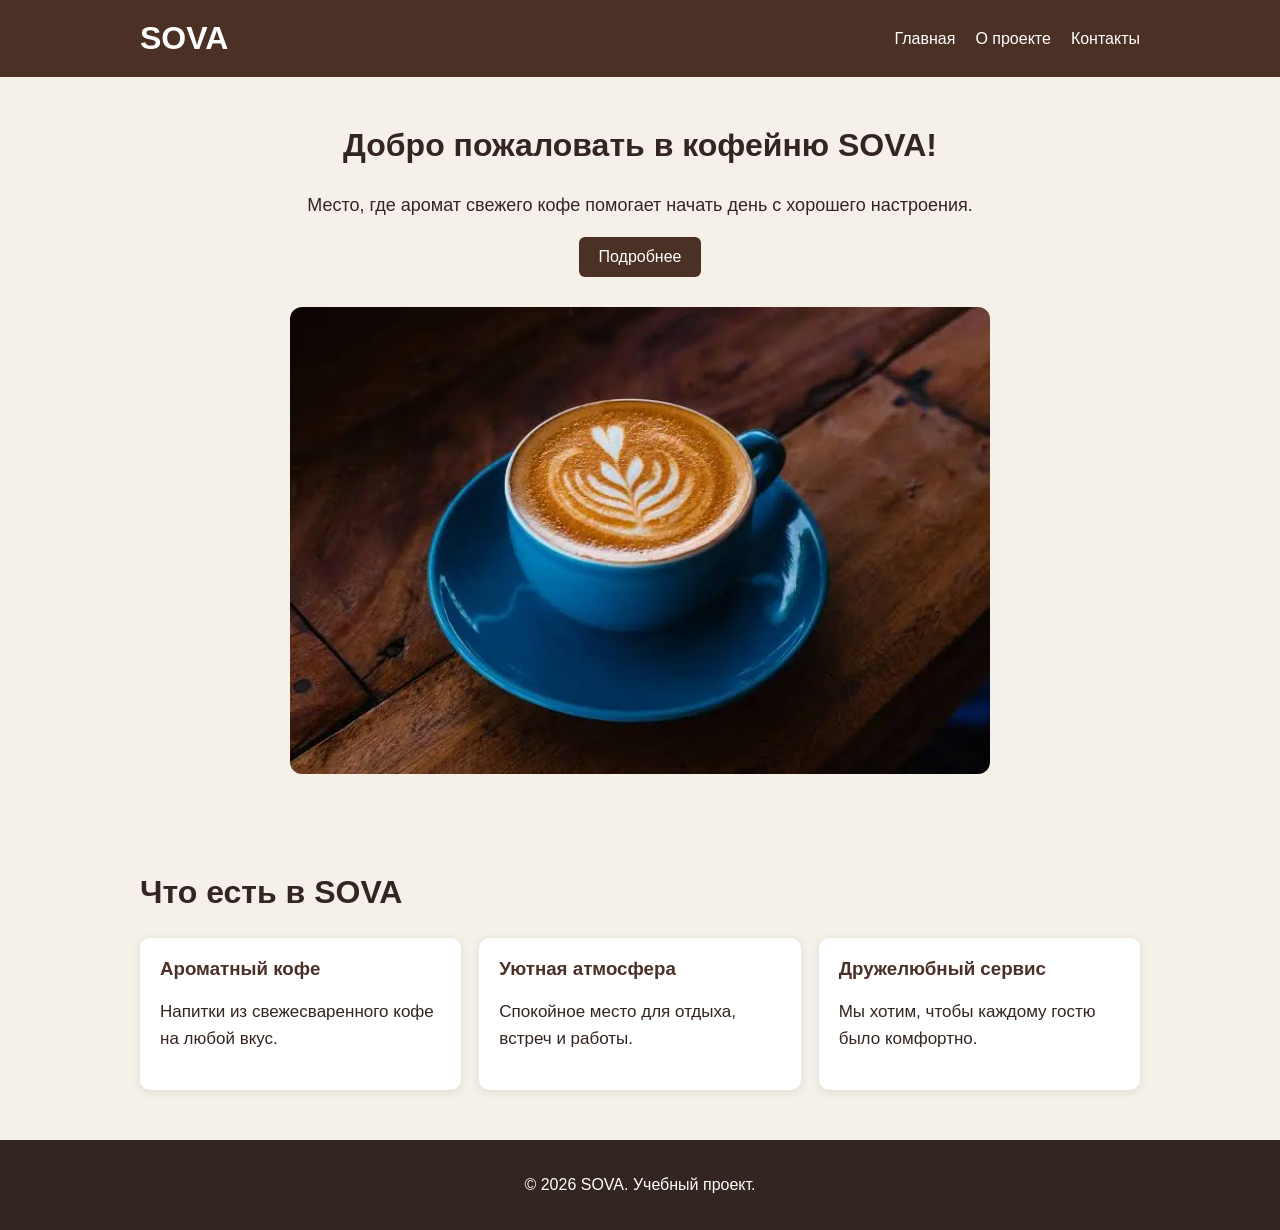
<file: index.html>
<!DOCTYPE html>
<html lang="ru">
<head>
    <meta charset="UTF-8">
    <meta name="viewport" content="width=device-width, initial-scale=1.0">
    <title>SOVA — Главная</title>
    <link rel="stylesheet" href="style.css">
</head>
<body>

<header>
    <div class="container">
        <h1>SOVA</h1>

        <nav>
            <a href="index.html">Главная</a>
            <a href="about.html">О проекте</a>
            <a href="contacts.html">Контакты</a>
        </nav>
    </div>
</header>

<main>
    <section class="hero">
        <div class="container">
            <h2>Добро пожаловать в кофейню SOVA!</h2>
            <p>Место, где аромат свежего кофе помогает начать день с хорошего настроения.</p>
            <button type="button" id="showMore" onclick="toggleMore()">Подробнее</button>
            <p id="moreText" style="display: none;">В SOVA можно насладиться любимым напитком, отдохнуть и провести время в приятной атмосфере.</p>

            <img src="img/coffee.jpg" alt="Чашка кофе">
        </div>
    </section>

    <section class="content" id="projects">
        <div class="container">
            <h2>Что есть в SOVA</h2>
            <div id="projectsList" class="projects-list"></div>
        </div>
    </section>
</main>

<footer>
    <div class="container">
        <p>&copy; 2026 SOVA. Учебный проект.</p>
    </div>
</footer>

    <script src="script.js?v=3"></script>
</body>
</html>
</file>
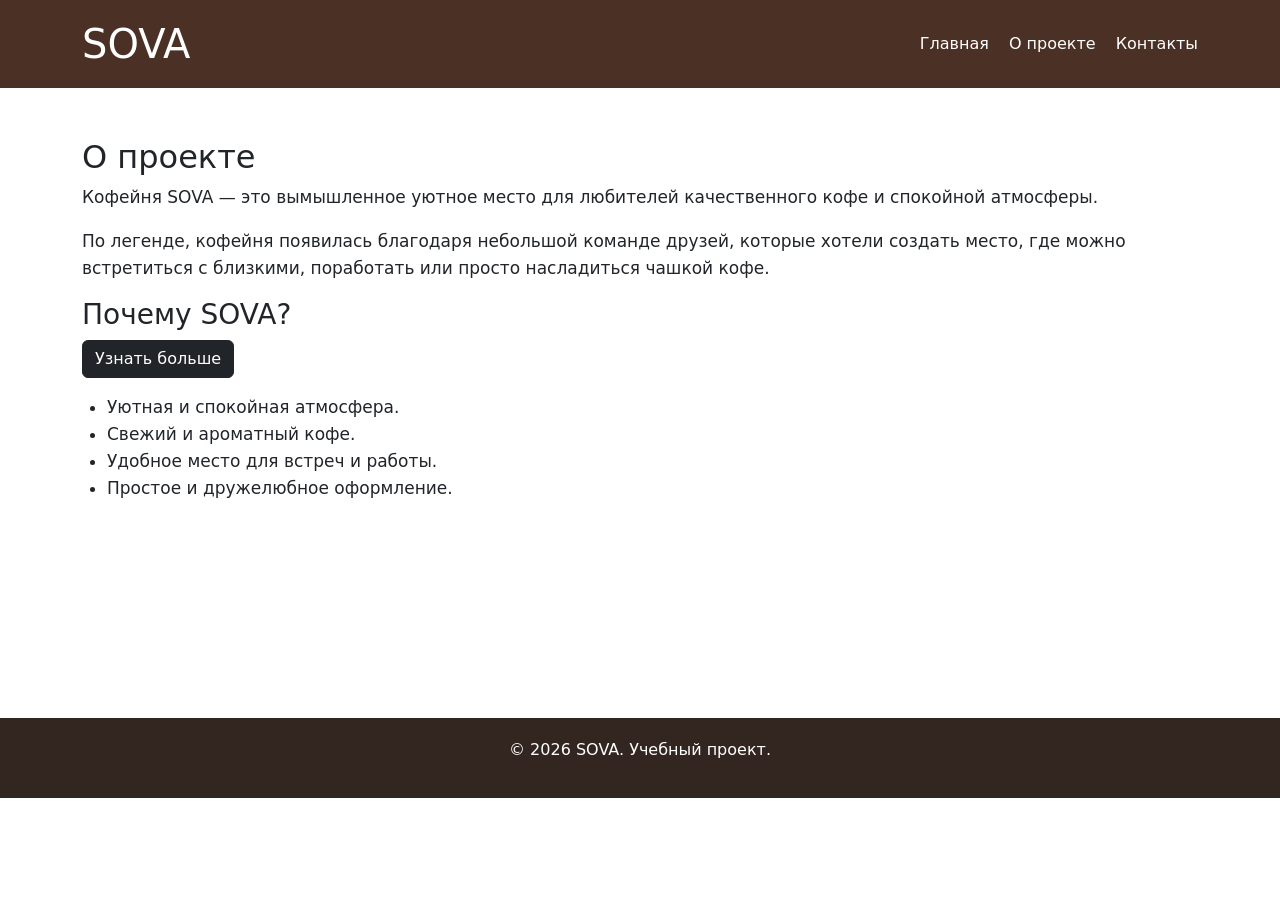
<file: about.html>
<!DOCTYPE html>
<html lang="ru">
<head>
    <meta charset="UTF-8">
    <meta name="viewport" content="width=device-width, initial-scale=1.0">
    <title>SOVA — О проекте</title>
    <link rel="stylesheet" href="style.css">
    <link href="https://cdn.jsdelivr.net/npm/bootstrap@5.3.3/dist/css/bootstrap.min.css" rel="stylesheet">
    <script src="https://cdn.jsdelivr.net/npm/bootstrap@5.3.3/dist/js/bootstrap.bundle.min.js" defer></script>
    <script src="script.js" defer></script>
</head>
<body>

<header>
    <div class="container">
        <h1>SOVA</h1>

        <nav>
            <a href="index.html">Главная</a>
            <a href="about.html">О проекте</a>
            <a href="contacts.html">Контакты</a>
        </nav>
    </div>
</header>

<main>
    <section class="content">
        <div class="container">
            <h2>О проекте</h2>

            <p>
                Кофейня SOVA — это вымышленное уютное место для любителей
                качественного кофе и спокойной атмосферы.
            </p>

            <p>
                По легенде, кофейня появилась благодаря небольшой команде
                друзей, которые хотели создать место, где можно встретиться
                с близкими, поработать или просто насладиться чашкой кофе.
            </p>

            <h3>Почему SOVA?</h3>
            <button class="btn btn-dark mb-3" type="button"
                    data-bs-toggle="collapse" data-bs-target="#sovaDetails"
                    aria-expanded="false" aria-controls="sovaDetails">
                Узнать больше
            </button>
            <div class="collapse mb-3" id="sovaDetails">
                <div class="card card-body">
                    SOVA — учебный проект уютной кофейни. Здесь можно отдохнуть,
                    встретиться с друзьями или спокойно поработать за чашкой кофе.
                </div>
            </div>

            <ul>
                <li>Уютная и спокойная атмосфера.</li>
                <li>Свежий и ароматный кофе.</li>
                <li>Удобное место для встреч и работы.</li>
                <li>Простое и дружелюбное оформление.</li>
            </ul>
        </div>
    </section>
</main>

<footer>
    <div class="container">
        <p>&copy; 2026 SOVA. Учебный проект.</p>
    </div>
</footer>

</body>
</html>
</file>
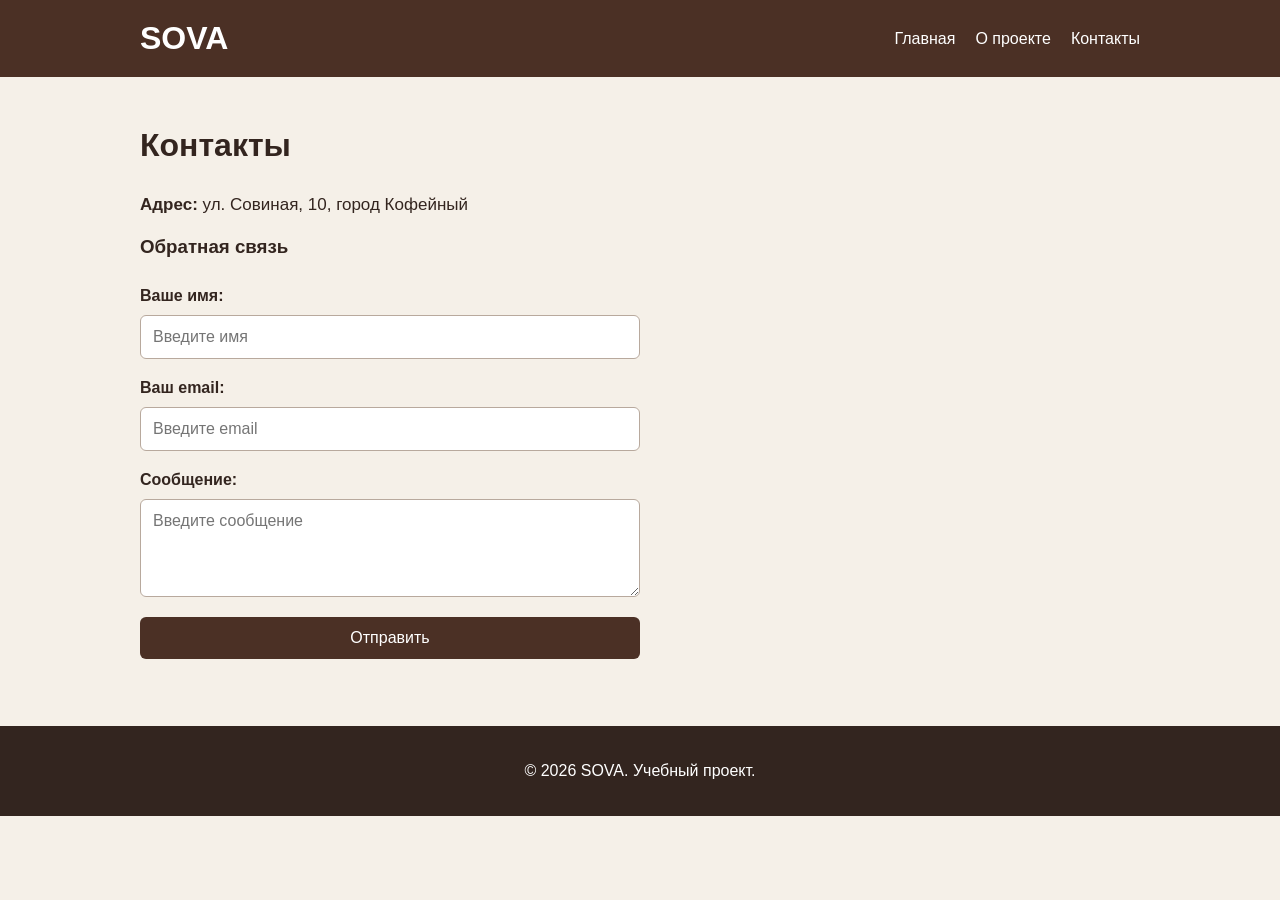
<file: contacts.html>
<!DOCTYPE html>
<html lang="ru">
<head>
    <meta charset="UTF-8">
    <meta name="viewport" content="width=device-width, initial-scale=1.0">
    <title>SOVA — Контакты</title>
    <link rel="stylesheet" href="style.css">
    <script src="script.js" defer></script>
</head>
<body>

<header>
    <div class="container">
        <h1>SOVA</h1>

        <nav>
            <a href="index.html">Главная</a>
            <a href="about.html">О проекте</a>
            <a href="contacts.html">Контакты</a>
        </nav>
    </div>
</header>

<main>
    <section class="content">
        <div class="container">
            <h2>Контакты</h2>

            <p><strong>Адрес:</strong> ул. Совиная, 10, город Кофейный</p>

            <h3>Обратная связь</h3>

            <form id="contactForm" novalidate>
                <label for="name">Ваше имя:</label>
                <input type="text" id="name" name="name" placeholder="Введите имя" required>

                <label for="email">Ваш email:</label>
                <input type="email" id="email" name="email" placeholder="Введите email" required>

                <label for="message">Сообщение:</label>
                <textarea id="message" name="message" placeholder="Введите сообщение" rows="4" required></textarea>

                <button type="submit">Отправить</button>
            </form>
            <p id="formMessage" class="form-message" role="status" aria-live="polite"></p>
        </div>
    </section>
</main>

<footer>
    <div class="container">
        <p>&copy; 2026 SOVA. Учебный проект.</p>
    </div>
</footer>

</body>
</html>
</file>
<file: style.css>
/* Общие настройки */

* {
    box-sizing: border-box;
}

body {
    margin: 0;
    font-family: Arial, sans-serif;
    background-color: #f5f0e8;
    color: #33251f;
}

.container {
    width: 90%;
    max-width: 1000px;
    margin: 0 auto;
}

/* Шапка */

header {
    background-color: #4b3025;
    color: white;
    padding: 20px 0;
}

header .container {
    display: flex;
    justify-content: space-between;
    align-items: center;
}

header h1 {
    margin: 0;
}

/* Навигация */

nav {
    display: flex;
    gap: 20px;
}

nav a {
    color: white;
    text-decoration: none;
}

nav a:hover {
    text-decoration: underline;
}

/* Основная часть */

main {
    min-height: 70vh;
}

.hero,
.content {
    padding: 50px 0;
}

.hero {
    text-align: center;
}

.hero h2,
.content h2 {
    font-size: 32px;
    margin-top: 0;
}

.hero p {
    font-size: 18px;
    line-height: 1.6;
}

.hero img {
    display: block;
    width: 100%;
    max-width: 700px;
    height: auto;
    margin: 30px auto 0;
    border-radius: 12px;
}

/* Текст */

.content p,
.content li {
    font-size: 17px;
    line-height: 1.6;
}

.content ul {
    padding-left: 25px;
}

/* Форма */

form {
    display: flex;
    flex-direction: column;
    gap: 10px;
    max-width: 500px;
}

form label {
    font-weight: bold;
    margin-top: 10px;
}

form input {
    padding: 12px;
    border: 1px solid #b8a99d;
    border-radius: 6px;
    font-size: 16px;
}

form button {
    margin-top: 10px;
    padding: 12px;
    border: none;
    border-radius: 6px;
    background-color: #4b3025;
    color: white;
    font-size: 16px;
    cursor: pointer;
}

form button:hover {
    background-color: #684536;
}

/* Подвал */

footer {
    background-color: #33251f;
    color: white;
    text-align: center;
    padding: 20px 0;
}

/* Адаптив для телефонов */

@media (max-width: 600px) {
    header .container {
        flex-direction: column;
        gap: 15px;
    }

    nav {
        flex-direction: column;
        align-items: center;
        gap: 10px;
    }

    .hero,
    .content {
        padding: 30px 0;
    }

    .hero h2,
    .content h2 {
        font-size: 25px;
    }

    .hero p {
        font-size: 16px;
    }
}

/* JavaScript: кнопка и дополнительный текст */
#showMore {
    padding: 11px 20px;
    border: none;
    border-radius: 6px;
    background-color: #4b3025;
    color: white;
    cursor: pointer;
    font-size: 16px;
}

#showMore:hover {
    background-color: #684536;
}

.d-none {
    display: none !important;
}

/* Динамические карточки */
.projects-list {
    display: grid;
    grid-template-columns: repeat(auto-fit, minmax(220px, 1fr));
    gap: 18px;
}

.project-card {
    padding: 20px;
    border-radius: 10px;
    background-color: #fff;
    box-shadow: 0 2px 10px rgba(51, 37, 31, 0.10);
}

.project-card h3 {
    margin-top: 0;
    color: #4b3025;
}

.project-card p {
    line-height: 1.6;
}

/* Сообщения проверки формы */
form textarea {
    padding: 12px;
    border: 1px solid #b8a99d;
    border-radius: 6px;
    font: inherit;
    resize: vertical;
}

.form-message {
    max-width: 500px;
    font-weight: bold;
}

.form-message.error {
    color: #b42318;
}

.form-message.success {
    color: #287a3d;
}
</file>
